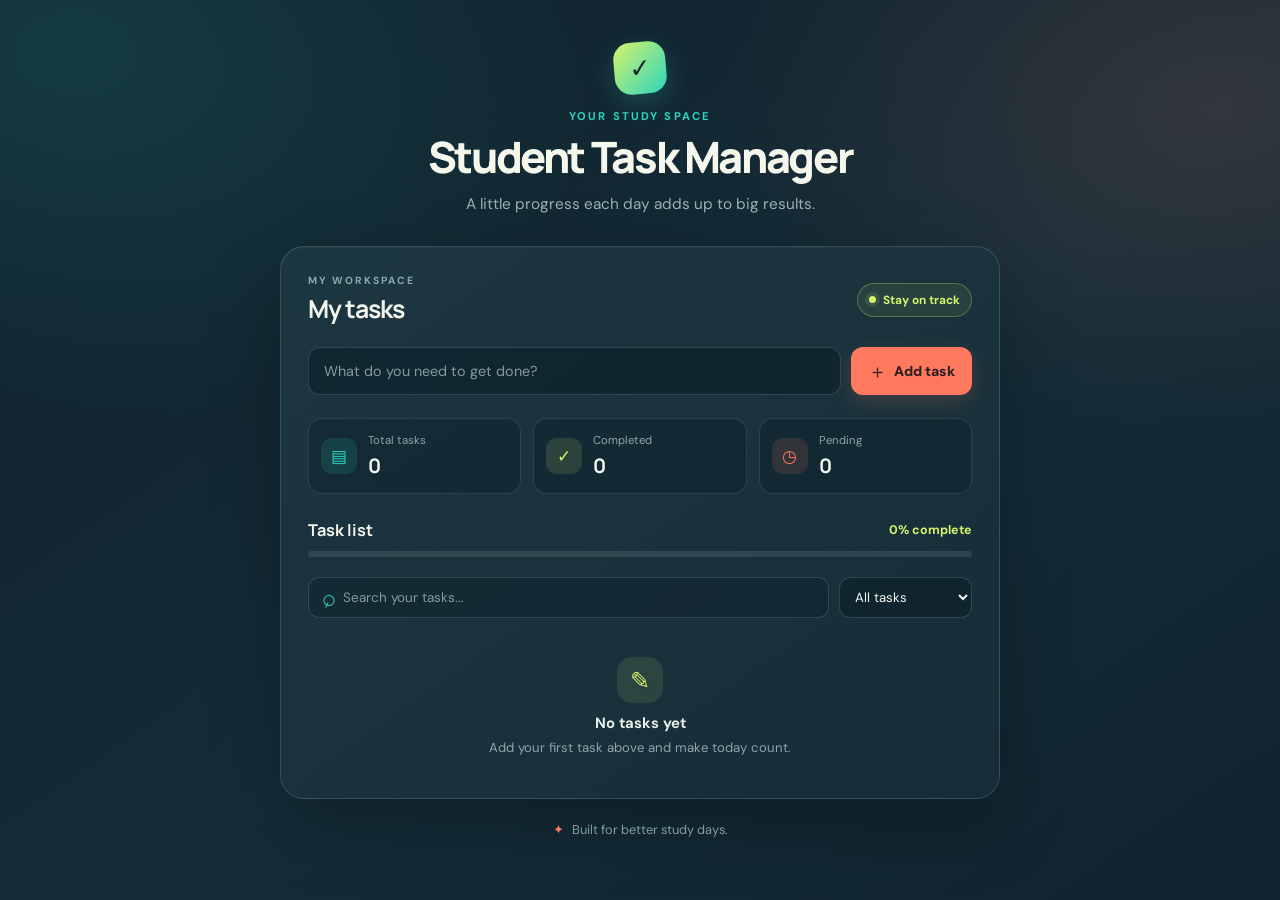
<file: index.html>
<!DOCTYPE html>
<html lang="en">
<head>
    <meta charset="UTF-8">
    <meta name="viewport" content="width=device-width, initial-scale=1.0">
    <meta name="description" content="A simple student task manager for assignments, labs, and study goals.">
    <title>Student Task Manager</title>
    <link rel="stylesheet" href="style.css">
</head>
<body>
    <main class="app-shell">
        <header class="hero">
            <div class="brand-mark" aria-hidden="true">✓</div>
            <p class="eyebrow">YOUR STUDY SPACE</p>
            <h1>Student Task Manager</h1>
            <p class="hero-copy">A little progress each day adds up to big results.</p>
        </header>

        <section class="dashboard" aria-label="Student task manager">
            <div class="dashboard-top">
                <div>
                    <p class="section-kicker">MY WORKSPACE</p>
                    <h2>My tasks</h2>
                </div>
                <div class="progress-badge"><span class="live-dot"></span> Stay on track</div>
            </div>

            <form id="task-form" class="task-form">
                <label class="sr-only" for="task-input">Enter a new task</label>
                <input id="task-input" type="text" placeholder="What do you need to get done?" maxlength="200" autocomplete="off">
                <button type="submit" class="add-button"><span aria-hidden="true">＋</span> Add task</button>
            </form>
            <p id="message" class="message" role="status" aria-live="polite"></p>

            <div class="stats" aria-label="Task summary">
                <div class="stat-card">
                    <span class="stat-icon total-icon" aria-hidden="true">▤</span>
                    <div><span class="stat-label">Total tasks</span><strong id="task-count">0</strong></div>
                </div>
                <div class="stat-card">
                    <span class="stat-icon done-icon" aria-hidden="true">✓</span>
                    <div><span class="stat-label">Completed</span><strong id="completed-count">0</strong></div>
                </div>
                <div class="stat-card">
                    <span class="stat-icon pending-icon" aria-hidden="true">◷</span>
                    <div><span class="stat-label">Pending</span><strong id="pending-count">0</strong></div>
                </div>
            </div>

            <div class="list-heading">
                <h3>Task list</h3>
                <span id="progress-text" class="progress-text">0% complete</span>
            </div>
            <div class="progress-track" aria-label="Task completion progress">
                <div id="progress-bar" class="progress-bar"></div>
            </div>

            <div class="toolbar">
                <label class="search-box">
                    <span aria-hidden="true" class="search-icon">⌕</span>
                    <span class="sr-only">Search tasks</span>
                    <input id="search-input" type="search" placeholder="Search your tasks...">
                </label>
                <label class="sr-only" for="task-filter">Filter tasks</label>
                <select id="task-filter">
                    <option value="all">All tasks</option>
                    <option value="pending">Pending</option>
                    <option value="completed">Completed</option>
                </select>
            </div>

            <ul id="task-list" class="task-list" aria-label="Tasks"></ul>
            <div id="empty-state" class="empty-state">
                <div class="empty-illustration" aria-hidden="true">✎</div>
                <h3>No tasks yet</h3>
                <p>Add your first task above and make today count.</p>
            </div>
        </section>
        <footer><span aria-hidden="true">✦</span> Built for better study days.</footer>
    </main>
    <script src="script.js"></script>
</body>
</html>
</file>
<file: style.css>
@import url('https://fonts.googleapis.com/css2?family=DM+Sans:wght@400;500;600;700&family=Manrope:wght@500;600;700;800&display=swap');

:root {
    font-family: 'DM Sans', Arial, sans-serif;
    color: #f2f5ee;
    background: #101f2a;
    font-synthesis: none;
    text-rendering: optimizeLegibility;
    -webkit-font-smoothing: antialiased;
    --ink: #142c35;
    --muted: #8da4aa;
    --teal: #2dd4bf;
    --coral: #ff795e;
    --lime: #d6f36a;
    --line: rgba(194, 224, 218, .16);
}

* { box-sizing: border-box; }
body {
    margin: 0;
    min-height: 100vh;
    padding: 42px 18px 30px;
    background:
        radial-gradient(ellipse at 5% 5%, rgba(45, 212, 191, .15), transparent 32%),
        radial-gradient(ellipse at 95% 12%, rgba(255, 121, 94, .13), transparent 29%),
        linear-gradient(145deg, #101f2a 0%, #142d38 55%, #10232e 100%);
}
.app-shell { width: 100%; max-width: 720px; margin: 0 auto; }
.hero { text-align: center; margin-bottom: 30px; }
.brand-mark {
    display: grid; place-items: center; width: 52px; height: 52px; margin: 0 auto 15px;
    border-radius: 17px; color: #102b32; font-size: 26px; font-weight: 800;
    background: linear-gradient(135deg, var(--lime), var(--teal));
    box-shadow: 0 8px 28px rgba(45, 212, 191, .22);
    transform: rotate(-5deg);
}
.eyebrow, .section-kicker { margin: 0; color: var(--teal); font-size: .7rem; font-weight: 700; letter-spacing: .19em; }
h1, h2, h3, p { overflow-wrap: anywhere; }
h1 {
    margin: 10px 0; color: #f5f7ec; font-family: 'Manrope', Arial, sans-serif;
    font-size: clamp(2rem, 6vw, 2.7rem); font-weight: 800; letter-spacing: -.055em; line-height: 1.13;
}
.hero-copy { margin: 0; color: #9ab0b4; font-size: .96rem; line-height: 1.6; }
.dashboard {
    padding: 27px; border: 1px solid rgba(183, 225, 217, .17); border-radius: 24px;
    background: linear-gradient(145deg, rgba(29, 55, 65, .98), rgba(23, 45, 56, .98));
    box-shadow: 0 25px 70px rgba(0, 0, 0, .25), inset 0 1px 0 rgba(255,255,255,.035);
}
.dashboard-top, .list-heading { display: flex; align-items: center; justify-content: space-between; gap: 12px; }
.dashboard-top { margin-bottom: 22px; }
.section-kicker { color: #8ba8ac; font-size: .65rem; }
h2 { margin: 5px 0 0; color: #f4f6ed; font-family: 'Manrope', Arial, sans-serif; font-size: 1.55rem; letter-spacing: -.04em; }
.progress-badge {
    display: inline-flex; align-items: center; gap: 7px; padding: 8px 11px; border: 1px solid rgba(214,243,106,.27);
    border-radius: 999px; color: var(--lime); background: rgba(214,243,106,.08); font-size: .74rem; font-weight: 700; white-space: nowrap;
}
.live-dot { width: 7px; height: 7px; border-radius: 50%; background: var(--lime); box-shadow: 0 0 0 4px rgba(214,243,106,.1); }
.task-form { display: flex; gap: 10px; }
input, select, button { font: inherit; }
#task-input, #search-input, #task-filter { min-width: 0; color: #f1f6f2; border: 1px solid rgba(181, 215, 210, .19); background: rgba(9, 27, 36, .52); }
#task-input { flex: 1; padding: 14px 15px; border-radius: 12px; font-size: .9rem; }
input::placeholder { color: #829ba1; }
.add-button {
    display: inline-flex; align-items: center; justify-content: center; gap: 7px; padding: 0 17px;
    border: 0; border-radius: 12px; color: #2c2020; background: var(--coral); font-size: .88rem; font-weight: 800;
    white-space: nowrap; cursor: pointer; box-shadow: 0 7px 20px rgba(255,121,94,.18);
    transition: transform .18s ease, background .18s ease, box-shadow .18s ease;
}
.add-button span { font-size: 1.2rem; line-height: 1; }
.add-button:hover { background: #ff947d; transform: translateY(-2px); box-shadow: 0 10px 24px rgba(255,121,94,.25); }
input:focus, select:focus, button:focus-visible { outline: 3px solid rgba(45,212,191,.24); outline-offset: 2px; border-color: var(--teal); }
.message { min-height: 0; margin: 0; color: #ff9b8a; font-size: .82rem; }
.message:not(:empty) { margin-top: 9px; }
.stats { display: grid; grid-template-columns: repeat(3, minmax(0, 1fr)); gap: 12px; margin: 23px 0 25px; }
.stat-card {
    display: flex; align-items: center; gap: 11px; min-width: 0; padding: 14px 12px;
    border: 1px solid rgba(190, 220, 215, .13); border-radius: 14px; background: rgba(9, 27, 36, .32);
}
.stat-icon { display: grid; place-items: center; width: 36px; height: 36px; flex: 0 0 auto; border-radius: 11px; font-size: 1.05rem; font-weight: 800; }
.total-icon { color: var(--teal); background: rgba(45,212,191,.13); }
.done-icon { color: var(--lime); background: rgba(214,243,106,.12); }
.pending-icon { color: var(--coral); background: rgba(255,121,94,.13); }
.stat-label { display: block; margin-bottom: 4px; color: #8da5aa; font-size: .71rem; white-space: nowrap; }
.stat-card strong { color: #f4f7ef; font-family: 'Manrope', Arial, sans-serif; font-size: 1.25rem; }
.list-heading { margin-bottom: 10px; }
.list-heading h3 { margin: 0; color: #f4f6ed; font-family: 'Manrope', Arial, sans-serif; font-size: 1.02rem; }
.progress-text { color: var(--lime); font-size: .78rem; font-weight: 700; }
.progress-track { height: 6px; overflow: hidden; border-radius: 999px; background: rgba(189, 220, 215, .12); }
.progress-bar { width: 0; height: 100%; border-radius: inherit; background: linear-gradient(90deg, var(--teal), var(--lime)); transition: width .25s ease; }
.toolbar { display: flex; gap: 10px; margin: 20px 0 13px; }
.search-box { display: flex; align-items: center; flex: 1; gap: 8px; min-width: 0; padding: 0 12px; border: 1px solid rgba(181,215,210,.18); border-radius: 11px; background: rgba(9,27,36,.35); }
.search-icon { color: var(--teal); font-size: 1.5rem; transform: rotate(-20deg); }
#search-input { width: 100%; padding: 11px 0; border: 0; outline: none; background: transparent; font-size: .84rem; }
.search-box:focus-within { border-color: var(--teal); box-shadow: 0 0 0 3px rgba(45,212,191,.09); }
#task-filter { padding: 0 30px 0 11px; border-radius: 11px; font-size: .83rem; cursor: pointer; }
#task-filter option { color: #142c35; background: #f2f7f3; }
.task-list { display: flex; flex-direction: column; gap: 9px; margin: 0; padding: 0; list-style: none; }
.task-item {
    display: flex; align-items: center; gap: 11px; padding: 13px 12px;
    border: 1px solid rgba(190,220,215,.13); border-radius: 12px; background: rgba(9,27,36,.28);
    animation: rise-in .2s ease both; transition: border-color .18s ease, background .18s ease;
}
.task-item:hover { border-color: rgba(45,212,191,.28); background: rgba(9,27,36,.46); }
@keyframes rise-in { from { opacity: 0; transform: translateY(4px); } to { opacity: 1; transform: translateY(0); } }
.task-checkbox { width: 18px; height: 18px; flex: 0 0 auto; accent-color: var(--teal); cursor: pointer; }
.task-title { flex: 1; min-width: 0; color: #e5eeea; font-size: .9rem; line-height: 1.5; overflow-wrap: anywhere; }
.task-item.completed { background: rgba(214,243,106,.035); }
.task-item.completed .task-title { color: #819a9c; text-decoration: line-through; }
.delete-button {
    padding: 7px 10px; border: 1px solid rgba(255,121,94,.24); border-radius: 9px;
    color: #ff9a83; background: rgba(255,121,94,.09); font-size: .76rem; font-weight: 700; cursor: pointer;
    transition: background .18s ease, transform .18s ease;
}
.delete-button:hover { background: rgba(255,121,94,.2); transform: translateY(-1px); }
.empty-state { padding: 26px 12px 13px; text-align: center; }
.empty-state[hidden] { display: none; }
.empty-illustration { display: grid; place-items: center; width: 46px; height: 46px; margin: 0 auto 10px; border-radius: 15px; color: var(--lime); background: rgba(214,243,106,.1); font-size: 1.5rem; }
.empty-state h3 { margin: 0 0 5px; color: #e8f0e9; font-size: .93rem; }
.empty-state p { margin: 0; color: #8da5aa; font-size: .82rem; line-height: 1.5; }
footer { margin-top: 22px; color: #839da3; text-align: center; font-size: .8rem; }
footer span { color: var(--coral); margin-right: 5px; }
.sr-only { position: absolute; width: 1px; height: 1px; padding: 0; margin: -1px; overflow: hidden; clip: rect(0,0,0,0); white-space: nowrap; border: 0; }
@media (max-width: 560px) {
    body { padding: 28px 12px 22px; }
    .dashboard { padding: 19px 15px; border-radius: 18px; }
    .task-form { flex-direction: column; }
    .add-button { min-height: 45px; }
    .stats { gap: 7px; }
    .stat-card { flex-direction: column; align-items: flex-start; gap: 7px; padding: 11px 9px; }
    .stat-icon { width: 30px; height: 30px; border-radius: 9px; }
    .stat-label { font-size: .65rem; }
    .stat-card strong { font-size: 1.1rem; }
    .toolbar { flex-direction: column; }
    #task-filter { min-height: 42px; }
    .progress-badge { padding: 7px 9px; font-size: .68rem; }
}
@media (prefers-reduced-motion: reduce) { *, *::before, *::after { animation-duration: .01ms !important; transition-duration: .01ms !important; } }
</file>
